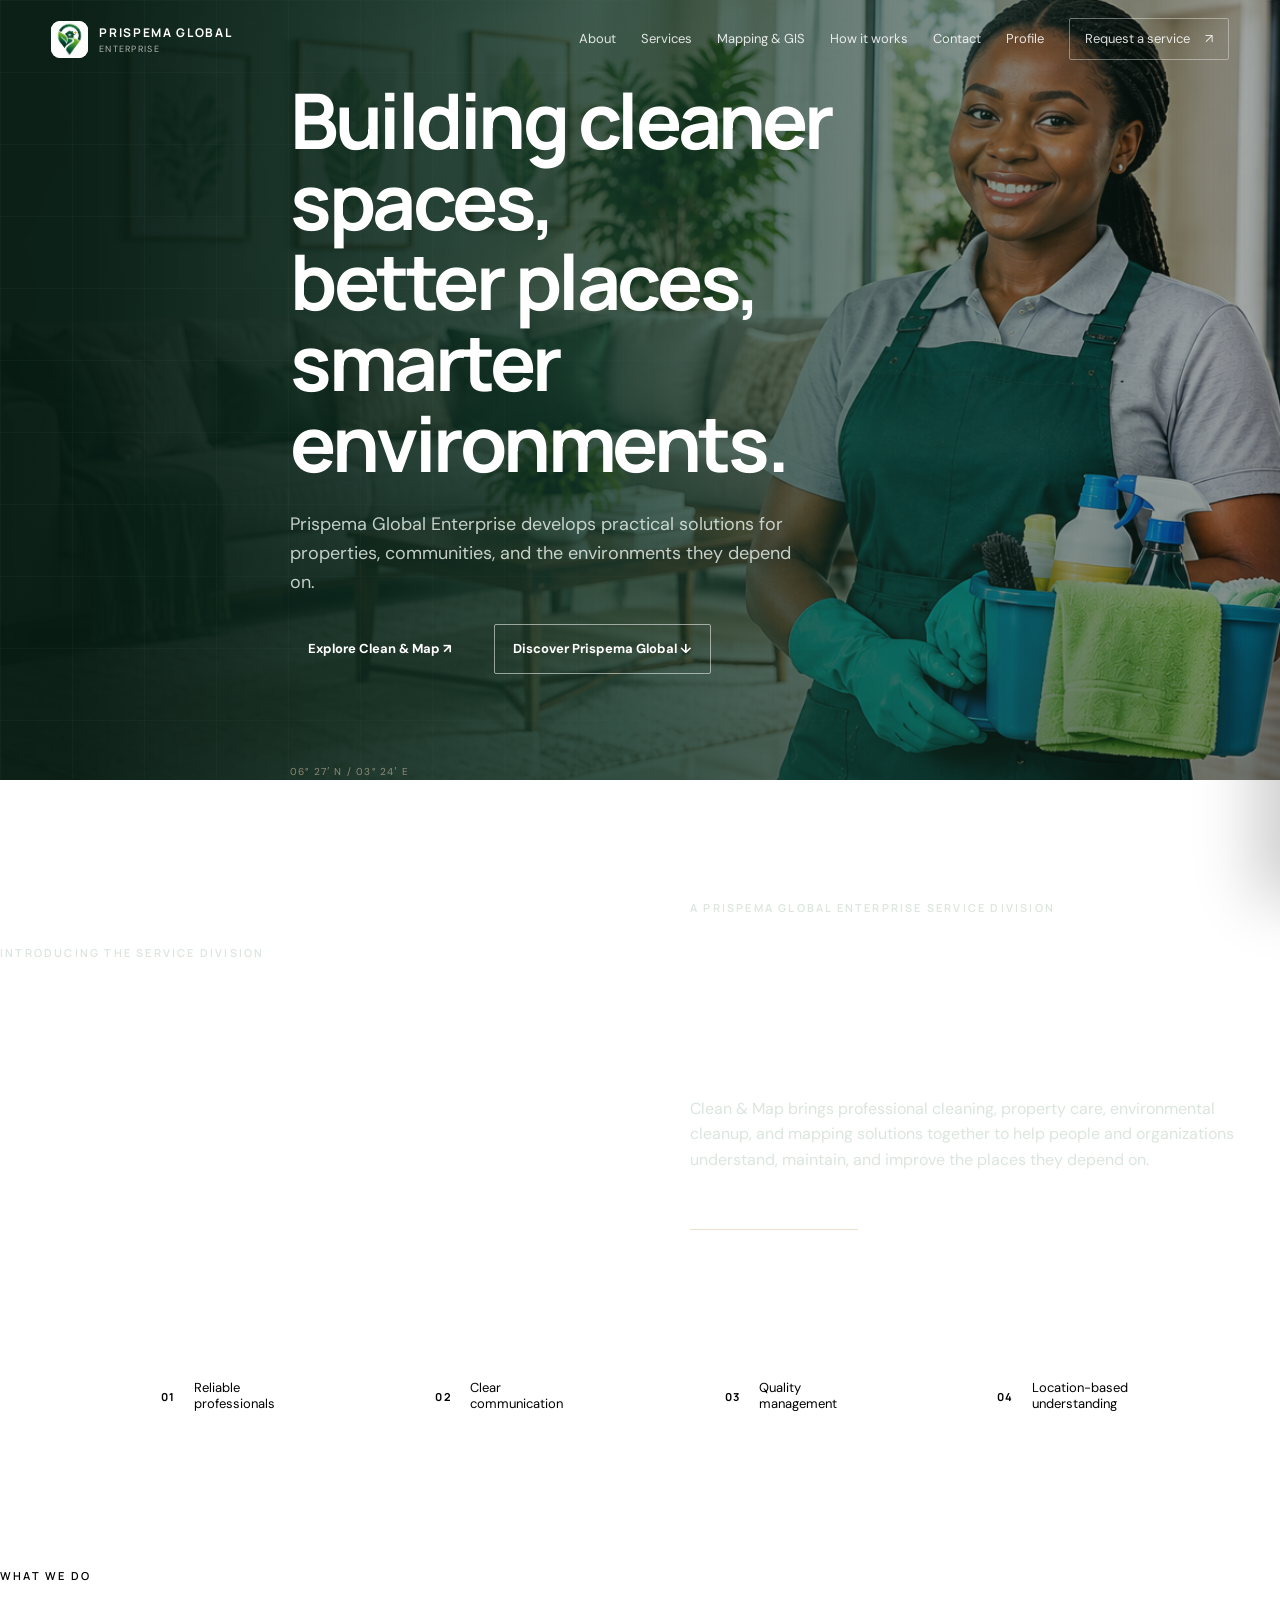
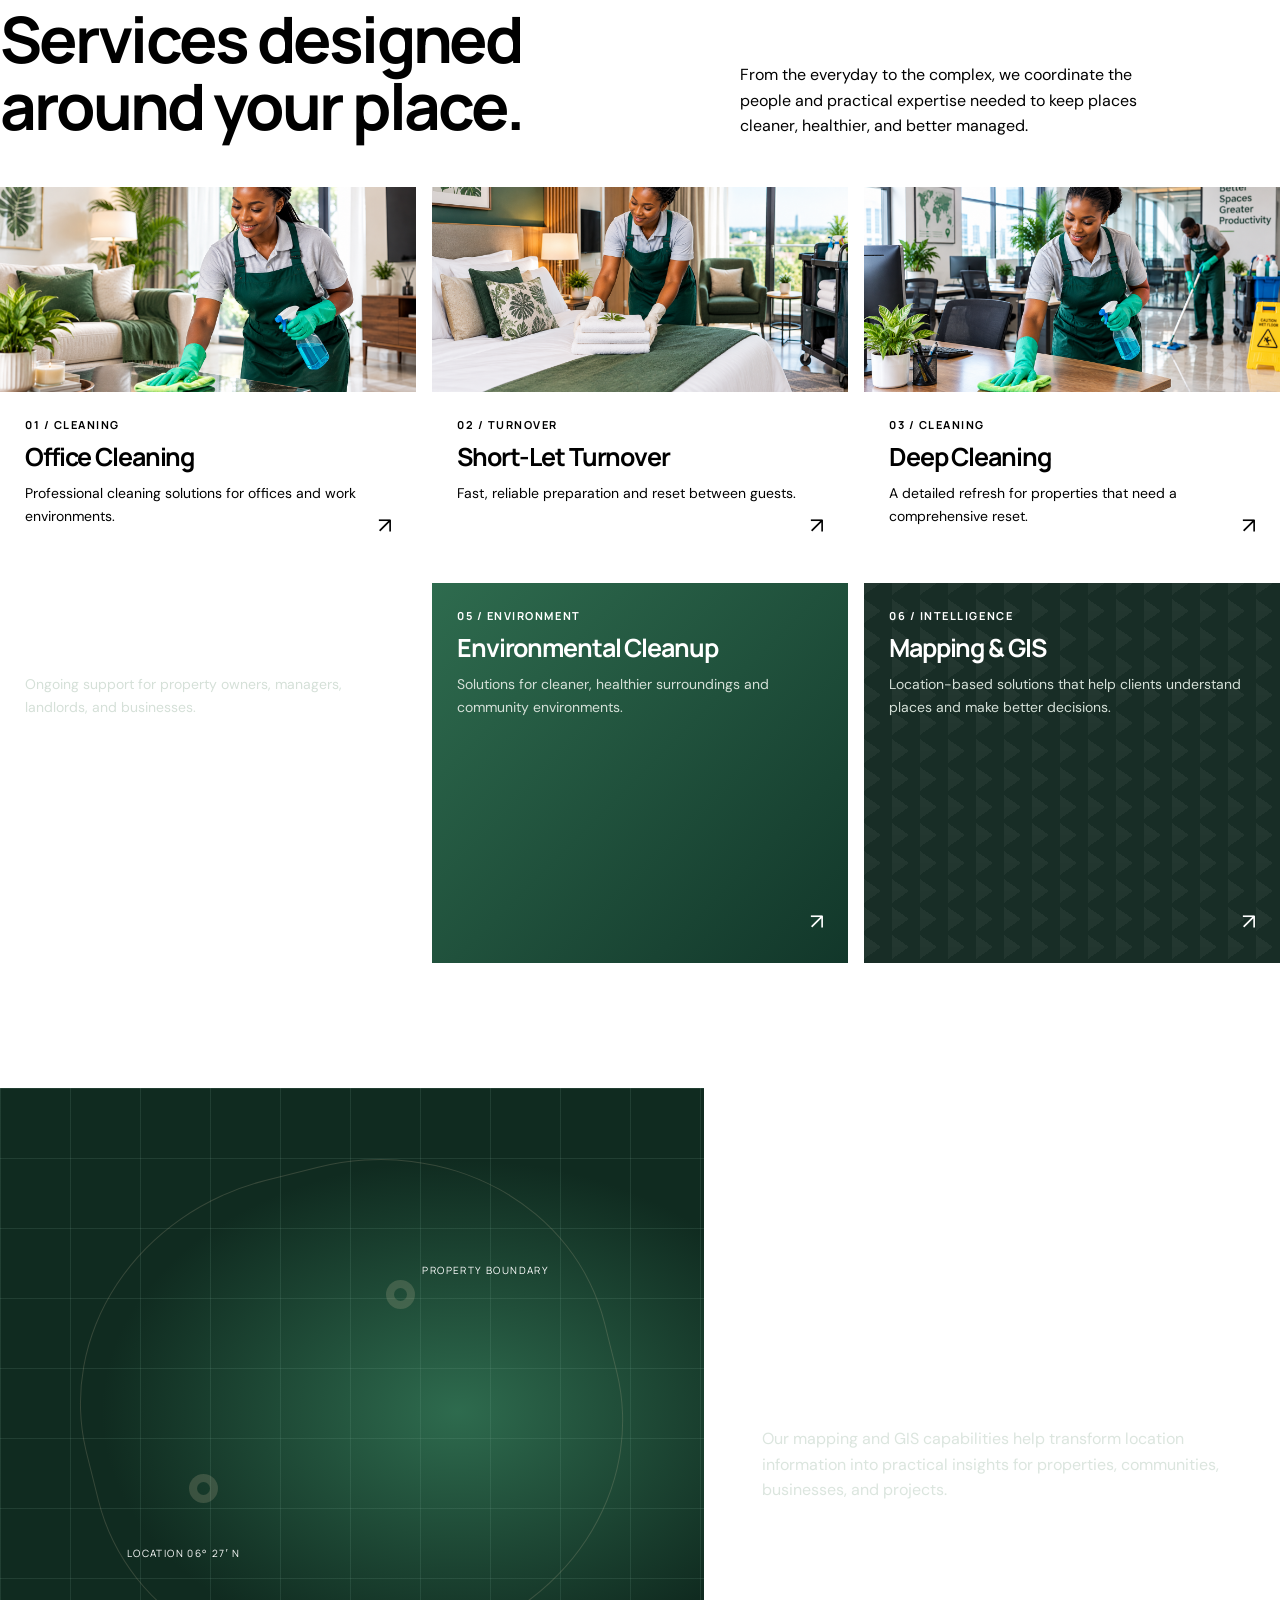
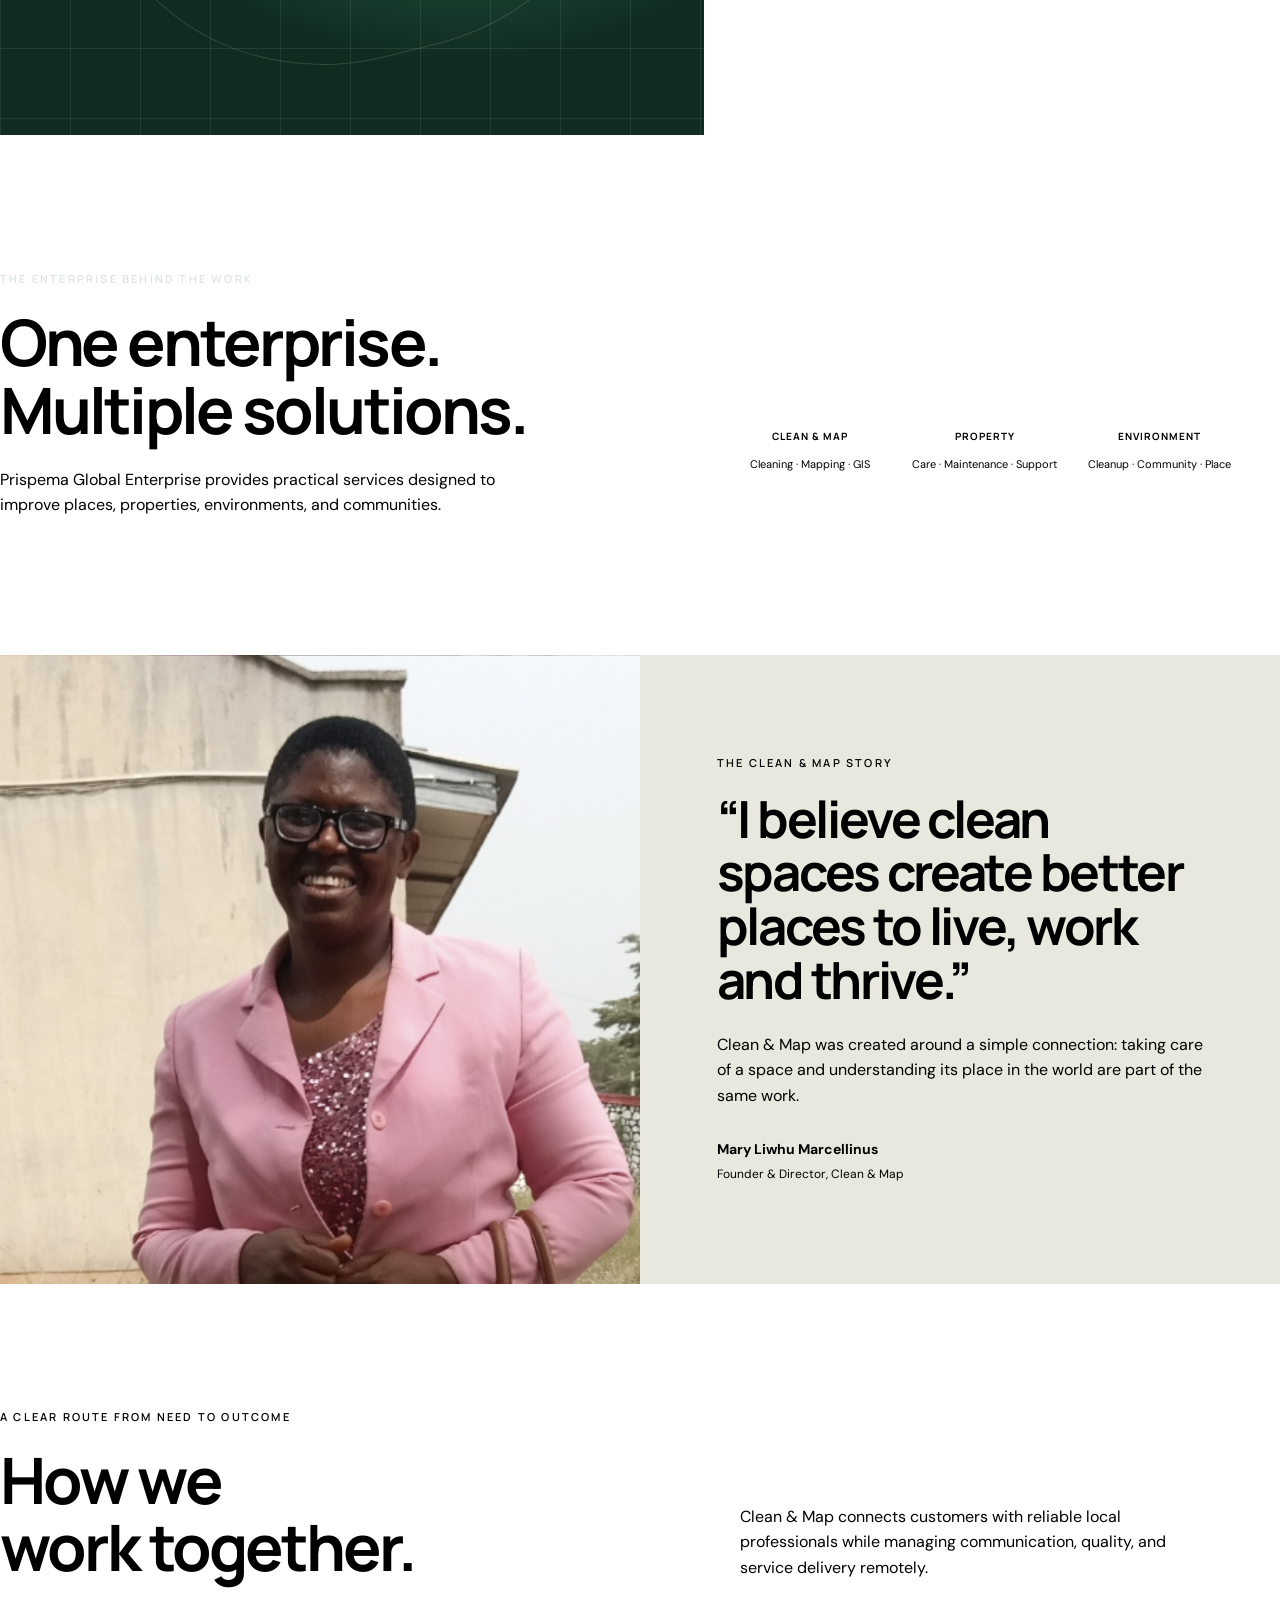
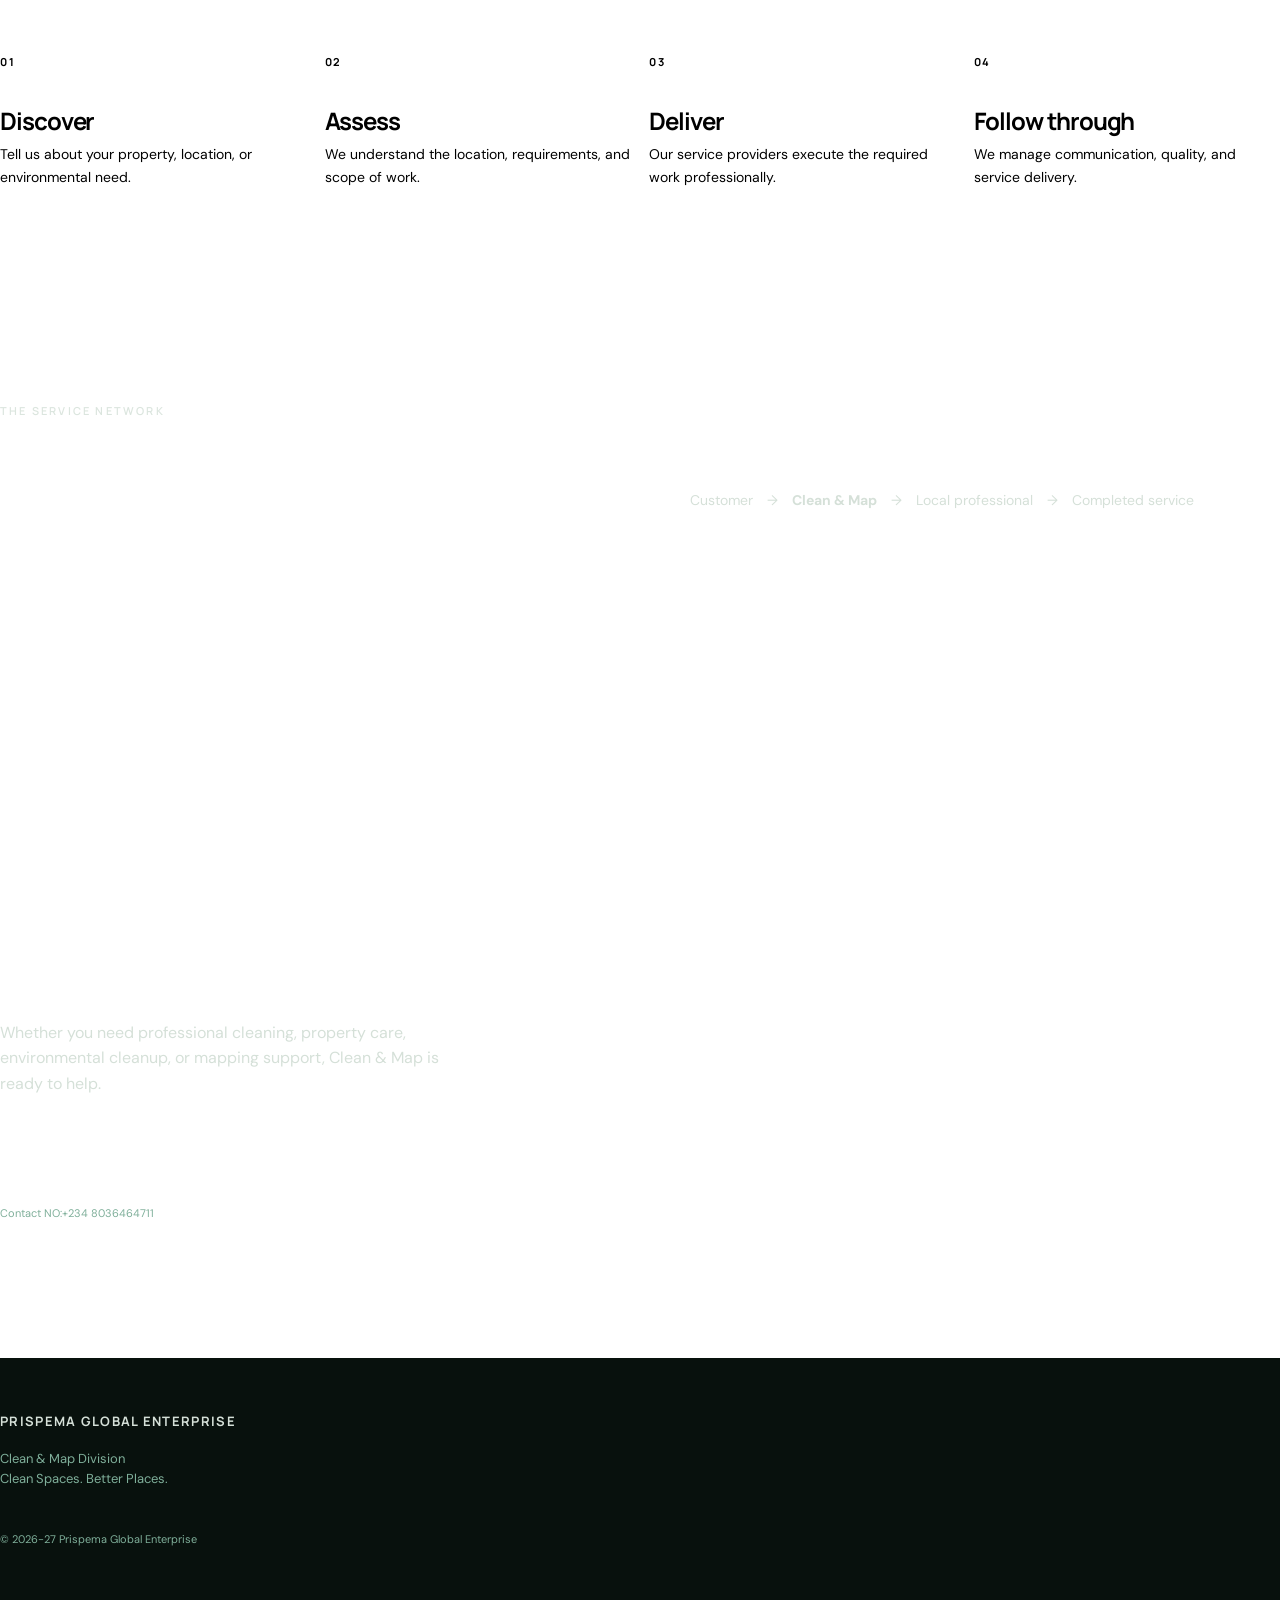
<file: Clean and Map/Index.html>
<!doctype html>
<html lang="en">
  <head>
    <meta charset="UTF-8" />
    <meta name="viewport" content="width=device-width, initial-scale=1" />
    <meta
      name="description"
      content="Clean & Map is the specialized service division of Prispema Global Enterprise, delivering cleaning, property care, environmental cleanup, and mapping support."
    />
    <title>Prispema Global Enterprise | Clean & Map Division</title>
    <link rel="preconnect" href="https://fonts.googleapis.com" />
    <link rel="preconnect" href="https://fonts.gstatic.com" crossorigin />
    <link
      href="https://fonts.googleapis.com/css2?family=DM+Sans:wght@400;500;600;700&family=Manrope:wght@500;600;700;800&display=swap"
      rel="stylesheet"
    />
    <link rel="stylesheet" href="styles.css" />
  </head>
  <body>
    <header class="site-header" id="top">
      <a class="brand" href="#top"
        ><span class="brand-mark"><img src="Images/logoicon.png" alt="" /></span
        ><span
          ><strong>PRISPEMA GLOBAL</strong><small>ENTERPRISE</small></span
        ></a
      ><button
        class="menu-toggle"
        type="button"
        aria-expanded="false"
        aria-controls="site-nav"
      >
        Menu <span>+</span>
      </button>
      <nav class="site-nav" id="site-nav" aria-label="Primary navigation">
        <a href="#global">About</a><a href="#services">Services</a
        ><a href="#mapping">Mapping &amp; GIS</a
        ><a href="#process">How it works</a><a href="#contact">Contact</a
        ><a href="Portfolio.html">Profile</a
        ><a class="nav-action request-trigger" href="#contact-form"
          >Request a service <span>↗</span></a
        >
      </nav>
    </header>
    <main>
      <section class="hero">
        <div class="hero__bg"></div>
        <div class="hero__overlay"></div>
        <div class="hero__grid"></div>
        <div class="hero__container wrap">
          <div class="hero__content">
            <h1>
              Building cleaner spaces,<br /><span>better places,</span
              ><br />smarter environments.
            </h1>
            <p>
              Prispema Global Enterprise develops practical solutions for
              properties, communities, and the environments they depend on.
            </p>
            <div class="hero__buttons">
              <a href="#clean-map" class="btn btn--primary"
                >Explore Clean &amp; Map ↗</a
              ><a href="#global" class="btn btn--secondary"
                >Discover Prispema Global ↓</a
              >
            </div>
            <small>06° 27′ N / 03° 24′ E</small>
          </div>
        </div>
      </section>
      <section class="division-intro" id="clean-map">
        <div class="wrap intro-grid">
          <div>
            <p class="eyebrow">Introducing the service division</p>
            <h2>CLEAN<br /><span>&amp; MAP</span></h2>
          </div>
          <div>
            <p class="eyebrow">A PRISPEMA GLOBAL ENTERPRISE SERVICE DIVISION</p>
            <h2>Clean Spaces.<br />Better Places.</h2>
            <p>
              Clean &amp; Map brings professional cleaning, property care,
              environmental cleanup, and mapping solutions together to help
              people and organizations understand, maintain, and improve the
              places they depend on.
            </p>
            <a class="text-link" href="#services">Explore our services ↗</a>
          </div>
        </div>
      </section>
      <section class="hero-proofs">
        <div class="proof-box">
          <b>01</b><span>Reliable<br />professionals</span>
        </div>
        <div class="proof-box">
          <b>02</b><span>Clear<br />communication</span>
        </div>
        <div class="proof-box">
          <b>03</b><span>Quality<br />management</span>
        </div>
        <div class="proof-box">
          <b>04</b><span>Location-based<br />understanding</span>
        </div>
      </section>
      <section class="capabilities" id="services">
        <div class="wrap">
          <div class="section-head">
            <div>
              <p class="eyebrow">What we do</p>
              <h2>Services designed<br /><span>around your place.</span></h2>
            </div>
            <p>
              From the everyday to the complex, we coordinate the people and
              practical expertise needed to keep places cleaner, healthier, and
              better managed.
            </p>
          </div>
          <div class="cards">
            <article class="card">
              <div class="card-img home-image"></div>
              <div class="card-body">
                <p class="num">01 / CLEANING</p>
                <h3>Office Cleaning</h3>
                <p>
                  Professional cleaning solutions for offices and work
                  environments.
                </p>
                <span class="arrow">↗</span>
              </div>
            </article>
            <article class="card">
              <div class="card-img turnover-image"></div>
              <div class="card-body">
                <p class="num">02 / TURNOVER</p>
                <h3>Short-Let Turnover</h3>
                <p>Fast, reliable preparation and reset between guests.</p>
                <span class="arrow">↗</span>
              </div>
            </article>
            <article class="card">
              <div class="card-img office-image"></div>
              <div class="card-body">
                <p class="num">03 / CLEANING</p>
                <h3>Deep Cleaning</h3>
                <p>
                  A detailed refresh for properties that need a comprehensive
                  reset.
                </p>
                <span class="arrow">↗</span>
              </div>
            </article>
            <article class="card card-dark">
              <div class="card-body">
                <p class="num">04 / PROPERTY CARE</p>
                <h3>Property Care</h3>
                <p>
                  Ongoing support for property owners, managers, landlords, and
                  businesses.
                </p>
                <span class="arrow">↗</span>
              </div>
            </article>
            <article class="card card-environment">
              <div class="card-body">
                <p class="num">05 / ENVIRONMENT</p>
                <h3>Environmental Cleanup</h3>
                <p>
                  Solutions for cleaner, healthier surroundings and community
                  environments.
                </p>
                <span class="arrow">↗</span>
              </div>
            </article>
            <article class="card card-map">
              <div class="card-body">
                <p class="num">06 / INTELLIGENCE</p>
                <h3>Mapping &amp; GIS</h3>
                <p>
                  Location-based solutions that help clients understand places
                  and make better decisions.
                </p>
                <span class="arrow">↗</span>
              </div>
            </article>
          </div>
        </div>
      </section>
      <section class="mapping" id="mapping">
        <div class="map-art">
          <span class="map-label label-one">PROPERTY BOUNDARY</span
          ><span class="map-label label-two">LOCATION 06° 27′ N</span
          ><i class="map-pin pin-one"></i><i class="map-pin pin-two"></i
          ><i class="map-route"></i>
        </div>
        <div class="mapping-copy">
          <p class="eyebrow">The Clean &amp; Map difference</p>
          <h2>See places<br /><span>differently.</span></h2>
          <strong>From physical spaces to geographic intelligence.</strong>
          <p>
            Our mapping and GIS capabilities help transform location information
            into practical insights for properties, communities, businesses, and
            projects.
          </p>
          <div class="mapping-sequence">
            MAP <i>→</i> PLACE <i>→</i> PROPERTY <i>→</i> SERVICE
          </div>
          <a class="btn btn--primary" href="#contact"
            >Explore mapping services ↗</a
          >
        </div>
      </section>
      <section class="global" id="global">
        <div class="wrap intro-grid">
          <div>
            <p class="eyebrow">The enterprise behind the work</p>
            <h2>One enterprise.<br /><span>Multiple solutions.</span></h2>
            <p>
              Prispema Global Enterprise provides practical services designed to
              improve places, properties, environments, and communities.
            </p>
          </div>
          <div class="ecosystem">
            <b>PRISPEMA GLOBAL<small>ENTERPRISE</small></b>
            <div class="ecosystem-nodes">
              <span>CLEAN &amp; MAP</span><span>PROPERTY</span
              ><span>ENVIRONMENT</span>
            </div>
            <div class="ecosystem-list">
              <span>Cleaning · Mapping · GIS</span
              ><span>Care · Maintenance · Support</span
              ><span>Cleanup · Community · Place</span>
            </div>
          </div>
        </div>
      </section>
      <section class="founder">
        <div class="founder-photo"></div>
        <div class="founder-copy">
          <p class="eyebrow">The Clean &amp; Map story</p>
          <h2>
            “I believe clean spaces create better places to live, work and
            thrive.”
          </h2>
          <p>
            Clean &amp; Map was created around a simple connection: taking care
            of a space and understanding its place in the world are part of the
            same work.
          </p>
          <strong>Mary Liwhu Marcellinus</strong
          ><small>Founder &amp; Director, Clean &amp; Map</small>
        </div>
      </section>
      <section class="process" id="process">
        <div class="wrap">
          <div class="section-head">
            <div>
              <p class="eyebrow">A clear route from need to outcome</p>
              <h2>How we<br /><span>work together.</span></h2>
            </div>
            <p>
              Clean &amp; Map connects customers with reliable local
              professionals while managing communication, quality, and service
              delivery remotely.
            </p>
          </div>
          <div class="process-grid">
            <div>
              <b>01</b>
              <h3>Discover</h3>
              <p>
                Tell us about your property, location, or environmental need.
              </p>
            </div>
            <div>
              <b>02</b>
              <h3>Assess</h3>
              <p>
                We understand the location, requirements, and scope of work.
              </p>
            </div>
            <div>
              <b>03</b>
              <h3>Deliver</h3>
              <p>
                Our service providers execute the required work professionally.
              </p>
            </div>
            <div>
              <b>04</b>
              <h3>Follow through</h3>
              <p>We manage communication, quality, and service delivery.</p>
            </div>
          </div>
        </div>
      </section>
      <section class="network">
        <div class="wrap intro-grid">
          <div>
            <p class="eyebrow">The service network</p>
            <h2>Local professionals.<br /><span>Managed for you.</span></h2>
          </div>
          <div class="network-flow">
            Customer <i>→</i> <b>Clean &amp; Map</b> <i>→</i> Local professional
            <i>→</i> Completed service
          </div>
        </div>
      </section>
      <section class="final-cta" id="contact">
        <div class="wrap">
          <p class="eyebrow">Start a conversation</p>
          <h2>Let's make<br /><span>your place better.</span></h2>
          <p>
            Whether you need professional cleaning, property care, environmental
            cleanup, or mapping support, Clean &amp; Map is ready to help.
          </p>
          <a class="btn btn--primary request-trigger" href="#contact-form"
            >Request a service ↗</a
          ><small
            >     Contact NO:+234 8036464711</small
          >
        </div>
      </section>
    </main>
    <footer class="site-footer">
      <div class="wrap">
        <strong>PRISPEMA GLOBAL ENTERPRISE</strong>
        <p>Clean &amp; Map Division<br />Clean Spaces. Better Places.</p>
        <span>© 2026-27 Prispema Global Enterprise</span>
      </div>
    </footer>
    <div class="form-backdrop" id="form-backdrop"></div>
    <aside
      class="contact-drawer"
      id="contact-form"
      aria-hidden="true"
      aria-labelledby="form-title"
    >
      <button
        class="drawer-close"
        type="button"
        aria-label="Close contact form"
      >
        ×
      </button>
      <p class="eyebrow">Clean &amp; Map</p>
      <h2 id="form-title">Tell us about<br /><span>your place.</span></h2>
      <p class="drawer-intro">
        Share a few details and we will understand the right next step.
      </p>
      <form
        action="/contact"
        method="post"
        enctype="text/plain"
      >
        <label for="service">What do you need?</label
        ><select id="service" name="service" required>
          <option value="">Select a service</option>
          <option>Office Cleaning</option>
          <option>Short-Let Turnover</option>
          <option>Deep Cleaning</option>
          <option>Property Care</option>
          <option>Environmental Cleanup</option>
          <option>Mapping &amp; GIS</option></select
        ><label for="country">Participant's country</label
        ><select id="country" name="country" required>
          <option value="">Select your country</option></select
        ><label for="name">Your name</label
        ><input
          id="name"
          name="name"
          type="text"
          autocomplete="name"
          required
        /><label for="email">Email address</label
        ><input
          id="email"
          name="email"
          type="email"
          autocomplete="email"
          required
        /><label for="message">How can we help?</label
        ><textarea id="message" name="message" rows="4" required></textarea
        ><button class="btn btn--primary" type="submit">
          Send request <span>↗</span>
        </button>
      </form>
    </aside>
    <script>
      const countries =
        "🇦🇫 Afghanistan|🇦🇱 Albania|🇩🇿 Algeria|🇦🇩 Andorra|🇦🇴 Angola|🇦🇬 Antigua and Barbuda|🇦🇷 Argentina|🇦🇲 Armenia|🇦🇺 Australia|🇦🇹 Austria|🇦🇿 Azerbaijan|🇧🇸 Bahamas|🇧🇭 Bahrain|🇧🇩 Bangladesh|🇧🇧 Barbados|🇧🇾 Belarus|🇧🇪 Belgium|🇧🇿 Belize|🇧🇯 Benin|🇧🇹 Bhutan|🇧🇴 Bolivia|🇧🇦 Bosnia and Herzegovina|🇧🇼 Botswana|🇧🇷 Brazil|🇧🇳 Brunei|🇧🇬 Bulgaria|🇧🇫 Burkina Faso|🇧🇮 Burundi|🇨🇻 Cabo Verde|🇰🇭 Cambodia|🇨🇲 Cameroon|🇨🇦 Canada|🇨🇫 Central African Republic|🇹🇩 Chad|🇨🇱 Chile|🇨🇳 China|🇨🇴 Colombia|🇰🇲 Comoros|🇨🇬 Congo|🇨🇷 Costa Rica|🇨🇮 Cote d’Ivoire|🇭🇷 Croatia|🇨🇺 Cuba|🇨🇾 Cyprus|🇨🇿 Czechia|🇨🇩 Democratic Republic of the Congo|🇩🇰 Denmark|🇩🇯 Djibouti|🇩🇲 Dominica|🇩🇴 Dominican Republic|🇪🇨 Ecuador|🇪🇬 Egypt|🇸🇻 El Salvador|🇬🇶 Equatorial Guinea|🇪🇷 Eritrea|🇪🇪 Estonia|🇸🇿 Eswatini|🇪🇹 Ethiopia|🇫🇯 Fiji|🇫🇮 Finland|🇫🇷 France|🇬🇦 Gabon|🇬🇲 Gambia|🇬🇪 Georgia|🇩🇪 Germany|🇬🇭 Ghana|🇬🇷 Greece|🇬🇩 Grenada|🇬🇹 Guatemala|🇬🇳 Guinea|🇬🇼 Guinea-Bissau|🇬🇾 Guyana|🇭🇹 Haiti|🇭🇳 Honduras|🇭🇺 Hungary|🇮🇸 Iceland|🇮🇳 India|🇮🇩 Indonesia|🇮🇷 Iran|🇮🇶 Iraq|🇮🇪 Ireland|🇮🇱 Israel|🇮🇹 Italy|🇯🇲 Jamaica|🇯🇵 Japan|🇯🇴 Jordan|🇰🇿 Kazakhstan|🇰🇪 Kenya|🇰🇮 Kiribati|🇰🇼 Kuwait|🇰🇬 Kyrgyzstan|🇱🇦 Laos|🇱🇻 Latvia|🇱🇧 Lebanon|🇱🇸 Lesotho|🇱🇷 Liberia|🇱🇾 Libya|🇱🇮 Liechtenstein|🇱🇹 Lithuania|🇱🇺 Luxembourg|🇲🇬 Madagascar|🇲🇼 Malawi|🇲🇾 Malaysia|🇲🇻 Maldives|🇲🇱 Mali|🇲🇹 Malta|🇲🇭 Marshall Islands|🇲🇷 Mauritania|🇲🇺 Mauritius|🇲🇽 Mexico|🇫🇲 Micronesia|🇲🇩 Moldova|🇲🇨 Monaco|🇲🇳 Mongolia|🇲🇪 Montenegro|🇲🇦 Morocco|🇲🇿 Mozambique|🇲🇲 Myanmar|🇳🇦 Namibia|🇳🇷 Nauru|🇳🇵 Nepal|🇳🇱 Netherlands|🇳🇿 New Zealand|🇳🇮 Nicaragua|🇳🇪 Niger|🇳🇬 Nigeria|🇰🇵 North Korea|🇲🇰 North Macedonia|🇳🇴 Norway|🇴🇲 Oman|🇵🇰 Pakistan|🇵🇼 Palau|🇵🇸 Palestine|🇵🇦 Panama|🇵🇬 Papua New Guinea|🇵🇾 Paraguay|🇵🇪 Peru|🇵🇭 Philippines|🇵🇱 Poland|🇵🇹 Portugal|🇶🇦 Qatar|🇷🇴 Romania|🇷🇺 Russia|🇷🇼 Rwanda|🇰🇳 Saint Kitts and Nevis|🇱🇨 Saint Lucia|🇻🇨 Saint Vincent and the Grenadines|🇼🇸 Samoa|🇸🇲 San Marino|🇸🇹 Sao Tome and Principe|🇸🇦 Saudi Arabia|🇸🇳 Senegal|🇷🇸 Serbia|🇸🇨 Seychelles|🇸🇱 Sierra Leone|🇸🇬 Singapore|🇸🇰 Slovakia|🇸🇮 Slovenia|🇸🇧 Solomon Islands|🇸🇴 Somalia|🇿🇦 South Africa|🇰🇷 South Korea|🇸🇸 South Sudan|🇪🇸 Spain|🇱🇰 Sri Lanka|🇸🇩 Sudan|🇸🇷 Suriname|🇸🇪 Sweden|🇨🇭 Switzerland|🇸🇾 Syria|🇹🇯 Tajikistan|🇹🇿 Tanzania|🇹🇭 Thailand|🇹🇱 Timor-Leste|🇹🇬 Togo|🇹🇴 Tonga|🇹🇹 Trinidad and Tobago|🇹🇳 Tunisia|🇹🇷 Türkiye|🇹🇲 Turkmenistan|🇹🇻 Tuvalu|🇺🇬 Uganda|🇺🇦 Ukraine|🇦🇪 United Arab Emirates|🇬🇧 United Kingdom|🇺🇸 United States|🇺🇾 Uruguay|🇺🇿 Uzbekistan|🇻🇺 Vanuatu|🇻🇦 Vatican City|🇻🇪 Venezuela|🇻🇳 Vietnam|🇾🇪 Yemen|🇿🇲 Zambia|🇿🇼 Zimbabwe".split(
          "|",
        );
      const countrySelect = document.querySelector("#country");
      countries.forEach((country) => {
        const option = document.createElement("option");
        option.textContent = country;
        option.value = country;
        countrySelect.appendChild(option);
      });
      const menu = document.querySelector(".menu-toggle"),
        nav = document.querySelector(".site-nav"),
        drawer = document.querySelector(".contact-drawer"),
        backdrop = document.querySelector(".form-backdrop");
      const closeDrawer = () => {
        drawer.classList.remove("open");
        backdrop.classList.remove("open");
        drawer.setAttribute("aria-hidden", "true");
        document.body.classList.remove("drawer-open");
      };
      const openDrawer = (event) => {
        event.preventDefault();
        nav.classList.remove("open");
        drawer.classList.add("open");
        backdrop.classList.add("open");
        drawer.setAttribute("aria-hidden", "false");
        document.body.classList.add("drawer-open");
        drawer.querySelector("input").focus();
      };
      menu.addEventListener("click", () => {
        const open = nav.classList.toggle("open");
        menu.setAttribute("aria-expanded", open);
      });
      nav
        .querySelectorAll("a")
        .forEach((link) =>
          link.addEventListener("click", () => nav.classList.remove("open")),
        );
      document
        .querySelectorAll(".request-trigger")
        .forEach((link) => link.addEventListener("click", openDrawer));
      document
        .querySelector(".drawer-close")
        .addEventListener("click", closeDrawer);
      backdrop.addEventListener("click", closeDrawer);
      document.addEventListener("keydown", (event) => {
        if (event.key === "Escape") closeDrawer();
      });
    </script>
  </body>
</html>
</file>
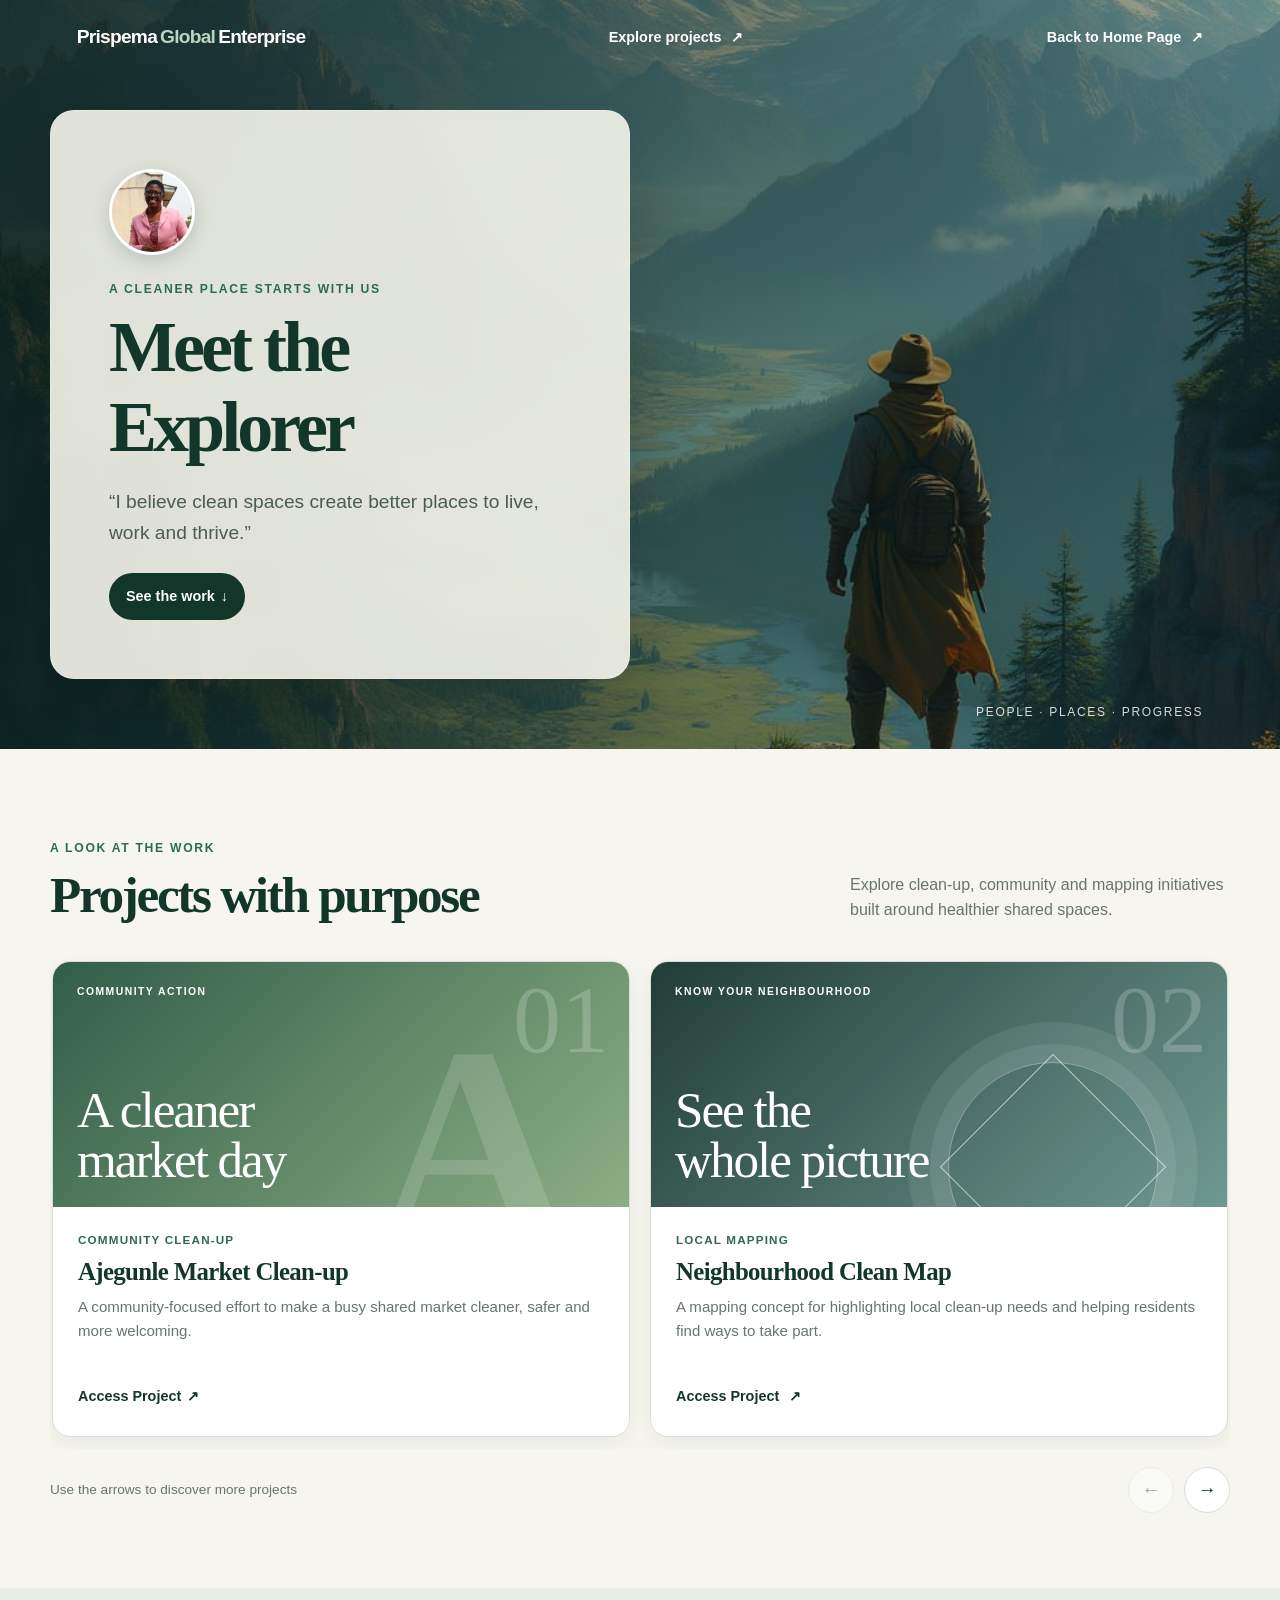
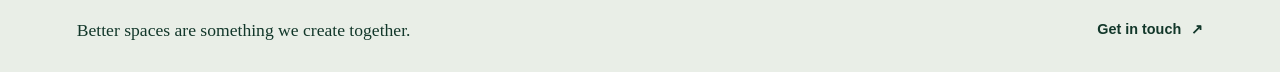
<file: Clean and Map/Portfolio.html>
<!doctype html>
<html lang="en">
  <head>
    <meta charset="UTF-8" />
    <meta name="viewport" content="width=device-width, initial-scale=1" />
    <meta name="theme-color" content="#12372a" />
    <title>Portfolio | Clean and Map</title>
    <link rel="stylesheet" href="styles/portfolio.css" />
  </head>
  <body>
    <header class="site-header">
      <a class="brand" href="#" aria-label="Clean and Map home">Prispema<span>Global</span>Enterprise</a>
      <a class="header-link" href="#projects">Explore projects <span aria-hidden="true">↗</span></a>
      <a class="header-link" href="./">Back to Home Page <span aria-hidden="true">↗</span></a>
    </header>

    <main>
      <section class="hero" aria-labelledby="hero-title">
        <img class="bg-image" src="Images/explorer.jpg" alt="" />
        <div class="hero-content">
          <div class="profile-card">
            <div class="portfolio-pic">
              <img src="Images/Leader.jpg" alt="The person behind Clean and Map" />
            </div>
            <p class="eyebrow">A cleaner place starts with us</p>
            <h1 id="hero-title">Meet the Explorer</h1>
            <p class="hero-quote">“I believe clean spaces create better places to live, work and thrive.”</p>
            <a class="primary-link" href="#projects">See the work <span aria-hidden="true">↓</span></a>
          </div>
        </div>
        <span class="hero-label">People · Places · Progress</span>
      </section>

      <section class="projects-section" id="projects" aria-labelledby="projects-title">
        <div class="section-heading">
          <div>
            <p class="eyebrow">A look at the work</p>
            <h2 id="projects-title">Projects with purpose</h2>
          </div>
          <p class="section-intro">Explore clean-up, community and mapping initiatives built around healthier shared spaces.</p>
        </div>

        <div class="carousel">
          <div class="carousel-viewport">
            <div class="project-cards" id="project-track">
              <article class="project-card">
                <div class="project-art art-market" aria-hidden="true">
                  <span class="art-kicker">COMMUNITY ACTION</span>
                  <span class="art-number">01</span>
                  <span class="art-title">A cleaner<br />market day</span>
                  <span class="art-mark">A</span>
                </div>
                <div class="project-info">
                  <p class="project-type">Community clean-up</p>
                  <h3>Ajegunle Market Clean-up</h3>
                  <p>A community-focused effort to make a busy shared market cleaner, safer and more welcoming.</p>
                  <a class="project-link" href="https://drive.google.com/drive/folders/1x34FlNGhNf_RxlfTGjMAHcN5XgLftnu8?usp=drive_link">Access Project<span aria-hidden="true">↗</span></a>
                </div>
              </article>

              <article class="project-card">
                <div class="project-art art-map" aria-hidden="true">
                  <span class="art-kicker">KNOW YOUR NEIGHBOURHOOD</span>
                  <span class="art-number">02</span>
                  <span class="art-title">See the<br />whole picture</span>
                  <span class="map-lines"></span>
                </div>
                <div class="project-info">
                  <p class="project-type">Local mapping</p>
                  <h3>Neighbourhood Clean Map</h3>
                  <p>A mapping concept for highlighting local clean-up needs and helping residents find ways to take part.</p>
                  <a class="project-link" href="https://drive.google.com/file/d/1bbWF5or90zLzfGOWD1rBbRCyxvCN2MS4/view?usp=drive_link">Access Project <span aria-hidden="true">↗</span></a>
                </div>
              </article>

              <article class="project-card">
                <div class="project-art art-green" aria-hidden="true">
                  <span class="art-kicker">MAKE ROOM TO GROW</span>
                  <span class="art-number">03</span>
                  <span class="art-title">Greener<br />shared spaces</span>
                  <span class="leaf-shape"></span>
                </div>
                <div class="project-info">
                  <p class="project-type">Public spaces</p>
                  <h3>Green Corners Initiative</h3>
                  <p>An idea for bringing neighbours together to care for small green spaces around their community.</p>
                  <a class="project-link" href="#contact">Access Project <span aria-hidden="true">↗</span></a>
                </div>
              </article>

              <article class="project-card">
                <div class="project-art art-awareness" aria-hidden="true">
                  <span class="art-kicker">SMALL HABITS, BIG CHANGE</span>
                  <span class="art-number">04</span>
                  <span class="art-title">Rethink<br />what we waste</span>
                  <span class="circle-mark">↻</span>
                </div>
                <div class="project-info">
                  <p class="project-type">Awareness campaign</p>
                  <h3>Waste-Wise Community</h3>
                  <p>A community awareness concept encouraging thoughtful waste habits and shared responsibility.</p>
                  <a class="project-link" href="https://drive.google.com/drive/folders/1MDhIGzM_A4XluCjvuOjplKu38_TfOJsT?usp=drive_link">Access Project <span aria-hidden="true">↗</span></a>
                </div>
              </article>
            </div>
          </div>

          <div class="carousel-controls">
            <p class="carousel-hint">Use the arrows to discover more projects</p>
            <div class="carousel-buttons">
              <button class="carousel-button" id="previous-project" type="button" aria-label="Previous projects" disabled>
                <span aria-hidden="true">←</span>
              </button>
              <button class="carousel-button" id="next-project" type="button" aria-label="Next projects">
                <span aria-hidden="true">→</span>
              </button>
            </div>
          </div>
        </div>
      </section>

      <footer class="site-footer" id="contact">
        <p>Better spaces are something we create together.</p>
        <a href="mailto:hello@cleanandmap.com">Get in touch <span aria-hidden="true">↗</span></a>
      </footer>
    </main>

    <script>
      const track = document.querySelector("#project-track");
      const cards = [...track.querySelectorAll(".project-card")];
      const previousButton = document.querySelector("#previous-project");
      const nextButton = document.querySelector("#next-project");
      let currentIndex = 0;

      function updateCarousel() {
        const cardWidth = cards[0].getBoundingClientRect().width;
        const styles = getComputedStyle(track);
        const gap = parseFloat(styles.columnGap) || 0;
        const viewport = track.parentElement.getBoundingClientRect().width;
        const visibleCount = Math.max(1, Math.round((viewport + gap) / (cardWidth + gap)));
        const maxIndex = Math.max(0, cards.length - visibleCount);

        currentIndex = Math.min(currentIndex, maxIndex);
        track.style.transform = `translateX(-${currentIndex * (cardWidth + gap)}px)`;
        previousButton.disabled = currentIndex === 0;
        nextButton.disabled = currentIndex >= maxIndex;
      }

      previousButton.addEventListener("click", () => {
        currentIndex = Math.max(0, currentIndex - 1);
        updateCarousel();
      });

      nextButton.addEventListener("click", () => {
        currentIndex += 1;
        updateCarousel();
      });

      window.addEventListener("resize", updateCarousel);
      updateCarousel();
    </script>
  </body>
</html>
</file>
<file: Clean and Map/styles.css>
.form-backdrop {
  position: fixed;
  inset: 0;
  z-index: 20;
  background: #06130dcc;
  opacity: 0;
  pointer-events: none;
  transition: opacity 0.3s ease;
}
.form-backdrop.open {
  opacity: 1;
  pointer-events: auto;
}
.contact-drawer {
  position: fixed;
  z-index: 21;
  right: 0;
  top: 0;
  width: min(520px, 100%);
  height: 100vh;
  overflow-y: auto;
  padding: 88px 50px 45px;
  background: var(--paper);
  color: var(--ink);
  transform: translateX(100%);
  transition: transform 0.4s cubic-bezier(0.22, 0.61, 0.36, 1);
  box-shadow: -24px 0 60px #0003;
}
.contact-drawer.open {
  transform: translateX(0);
}
.drawer-close {
  position: absolute;
  right: 25px;
  top: 22px;
  width: 42px;
  height: 42px;
  border: 1px solid var(--line);
  background: transparent;
  color: var(--ink);
  font-size: 28px;
  line-height: 1;
  cursor: pointer;
}
.contact-drawer h2 {
  font-size: clamp(38px, 5vw, 58px);
  margin-bottom: 18px;
}
.contact-drawer h2 span {
  color: var(--green);
}
.drawer-intro {
  color: var(--muted);
  margin-bottom: 30px;
}
.contact-drawer form {
  display: grid;
  gap: 9px;
}
.contact-drawer label {
  font:
    700 11px Manrope,
    sans-serif;
  letter-spacing: 0.08em;
  text-transform: uppercase;
  margin-top: 9px;
}
.contact-drawer input,
.contact-drawer select,
.contact-drawer textarea {
  width: 100%;
  border: 1px solid var(--line);
  border-radius: 0;
  background: #fff;
  color: var(--ink);
  padding: 13px 14px;
  font: inherit;
  outline: none;
}
.contact-drawer input:focus,
.contact-drawer select:focus,
.contact-drawer textarea:focus {
  border-color: var(--green);
  box-shadow: 0 0 0 3px #2e6b4e18;
}
.contact-drawer textarea {
  resize: vertical;
}
.contact-drawer form .btn {
  justify-content: center;
  margin-top: 18px;
  cursor: pointer;
}
body.drawer-open {
  overflow: hidden;
}
@media (max-width: 520px) {
  .contact-drawer {
    padding: 78px 25px 35px;
  }
  .drawer-close {
    right: 18px;
    top: 16px;
  }
}

* {
  box-sizing: border-box;
  margin: 0;
}
html {
  scroll-behavior: smooth;
}
body {
  font-family: "DM Sans", sans-serif;
  color: var(--ink);
  background: var(--paper);
  font-size: 16px;
  line-height: 1.6;
  overflow-x: hidden;
}
a {
  color: inherit;
  text-decoration: none;
}
img {
  display: block;
  max-width: 100%;
}
.wrap {
  width: min(var(--max), calc(100% - 80px));
  margin: auto;
}
.site-header {
  height: 78px;
  position: fixed;
  z-index: 10;
  top: 0;
  left: 0;
  right: 0;
  display: flex;
  align-items: center;
  justify-content: space-between;
  padding: 0 4%;
  color: #fff;
  transition: 0.3s;
}
.site-header:has(+ main .division-intro) {
}
.brand {
  display: flex;
  gap: 11px;
  align-items: center;
  color: inherit;
}
.brand-mark {
  width: 37px;
  height: 37px;
  border-radius: 9px;
  background: #fff;
  display: grid;
  place-items: center;
  overflow: hidden;
}
.brand-mark img {
  width: 100%;
  height: 100%;
  object-fit: contain;
}
.brand strong,
.brand small {
  display: block;
  line-height: 1.1;
  letter-spacing: 0.14em;
}
.brand strong {
  font:
    700 12px Manrope,
    sans-serif;
}
.brand small {
  font-size: 9px;
  opacity: 0.68;
  margin-top: 4px;
}
.site-nav {
  display: flex;
  align-items: center;
  gap: 25px;
  font-size: 13px;
}
.site-nav a {
  opacity: 0.86;
}
.site-nav a:hover {
  opacity: 1;
  color: var(--sand);
}
.nav-action {
  border: 1px solid #ffffff75;
  padding: 10px 15px;
  border-radius: 2px;
}
.nav-action span,
.btn span {
  margin-left: 12px;
}
.menu-toggle {
  display: none;
  background: none;
  border: 1px solid #ffffff66;
  color: #fff;
  padding: 9px 12px;
  font: inherit;
}
.hero {
  min-height: 760px;
  position: relative;
  display: flex;
  align-items: center;
  overflow: hidden;
  background: var(--dark);
  color: #fff;
}
.hero__bg {
  position: absolute;
  inset: -3%;
  background: url("Images/Hero.png") center/cover;
  animation: zoom 16s ease-in-out infinite alternate;
}
.hero__overlay {
  position: absolute;
  inset: 0;
  background:
    linear-gradient(90deg, #071c14f5 5%, #12372acc 48%, #0b17124d),
    linear-gradient(0deg, #0b171244, #0b171200 55%);
}
.hero__grid {
  position: absolute;
  inset: 0;
  opacity: 0.28;
  background-image:
    linear-gradient(#b4d6c722 1px, transparent 1px),
    linear-gradient(90deg, #b4d6c722 1px, transparent 1px);
  background-size: 72px 72px;
  mask-image: linear-gradient(90deg, #000, transparent 80%);
  animation: drift 20s linear infinite;
}
.hero__container {
  position: relative;
  z-index: 1;
}
.hero__content {
  max-width: 700px;
  margin-top: 5rem;
}
.hero__eyebrow,
.eyebrow {
  display: block;
  color: var(--sand);
  font:
    600 11px Manrope,
    sans-serif;
  letter-spacing: 0.2em;
  text-transform: uppercase;
  margin-bottom: 22px;
}
.hero h1,
h2,
h3 {
  font-family: Manrope, sans-serif;
  line-height: 1.05;
  letter-spacing: -0.045em;
}
.hero h1 {
  font-size: clamp(44px, 6vw, 84px);
  font-weight: 700;
}
.hero h1 span,
h2 span {
  color: var(--mint);
}
.hero p {
  max-width: 520px;
  color: #e2ebe5d9;
  font-size: 18px;
  margin: 27px 0;
}
.hero__buttons {
  display: flex;
  align-items: center;
  gap: 25px;
  flex-wrap: wrap;
}
.btn {
  display: inline-flex;
  align-items: center;
  padding: 14px 18px;
  border: 0;
  border-radius: 2px;
  font-weight: 700;
  font-size: 13px;
  transition: 0.25s;
}
.btn:hover {
  transform: translateY(-3px);
}
.btn--primary {
  background: var(--sand);
  color: var(--forest);
}
.btn--secondary {
  border: 1px solid #ffffff88;
  color: #fff;
}
.hero small {
  display: block;
  margin-top: 90px;
  color: #d8c3a599;
  letter-spacing: 0.12em;
  font-size: 10px;
}
.division-intro,
.global {
  padding: 120px 0;
  background: var(--forest);
  color: #fff;
}
.intro-grid {
  display: grid;
  grid-template-columns: 1fr 1fr;
  gap: 100px;
  align-items: center;
}
.intro-grid h2 {
  font-size: clamp(38px, 5vw, 68px);
  margin: 8px 0 24px;
}
.intro-grid p {
  max-width: 550px;
  color: #d5e0d8d9;
}
.division-intro .intro-grid > div:first-child h2 {
  font-size: clamp(55px, 8vw, 125px);
  line-height: 0.88;
}
.text-link {
  display: inline-block;
  color: var(--sand);
  margin-top: 25px;
  border-bottom: 1px solid #d8c3a580;
  padding-bottom: 6px;
  font-weight: 600;
}
.hero-proofs {
  display: grid;
  grid-template-columns: repeat(4, 1fr);
  padding: 30px 6%;
  border-bottom: 1px solid var(--line);
  background: #fff;
}
.proof-box {
  display: flex;
  gap: 18px;
  align-items: center;
  justify-content: center;
  border-right: 1px solid var(--line);
  font-size: 13px;
  line-height: 1.25;
}
.proof-box:last-child {
  border: 0;
}
.proof-box b,
.num,
.process-grid b {
  color: var(--green);
  font:
    700 11px Manrope,
    sans-serif;
  letter-spacing: 0.14em;
}
.capabilities,
.process {
  padding: 125px 0;
}
.section-head {
  display: grid;
  grid-template-columns: 1.1fr 0.9fr;
  gap: 80px;
  align-items: end;
  margin-bottom: 48px;
}
.section-head h2 {
  font-size: clamp(40px, 5vw, 72px);
}
.section-head > p {
  max-width: 430px;
  color: var(--muted);
}
.cards {
  display: grid;
  grid-template-columns: repeat(3, 1fr);
  gap: 16px;
}
.card {
  min-height: 380px;
  background: #fff;
  border: 1px solid var(--line);
  position: relative;
  overflow: hidden;
  transition: 0.3s;
}
.card:hover {
  transform: translateY(-5px);
  box-shadow: 0 18px 35px #12372a18;
}
.card-img {
  height: 205px;
  background-size: cover;
  background-position: center;
}
.home-image {
  background-image: url("Images/Home cleaning.png");
}
.turnover-image {
  background-image: url("Images/Turnover.png");
}
.office-image {
  background-image: url("Images/Office Cleaning.png");
}
.card-body {
  padding: 25px;
}
.card-body h3 {
  font-size: 25px;
  margin: 12px 0;
}
.card-body p:not(.num) {
  color: var(--muted);
  font-size: 14px;
}
.arrow {
  position: absolute;
  right: 24px;
  bottom: 24px;
  color: var(--green);
  font-size: 22px;
}
.card-dark,
.card-environment,
.card-map {
  color: #fff;
}
.card-dark {
  background: var(--forest);
}
.card-environment {
  background: linear-gradient(135deg, #2e6b4e, #12372a);
}
.card-map {
  background: #182d26;
  background-image:
    linear-gradient(145deg, #ffffff0b 25%, transparent 25%),
    linear-gradient(35deg, #ffffff0c 25%, transparent 25%);
  background-size: 28px 28px;
}
.card-dark .card-body p:not(.num),
.card-environment .card-body p:not(.num),
.card-map .card-body p:not(.num) {
  color: #d5e0d8;
}
.card-dark .num,
.card-environment .num,
.card-map .num {
  color: var(--sand);
}
.mapping {
  display: grid;
  grid-template-columns: 1.1fr 0.9fr;
  background: var(--dark);
  color: #fff;
  min-height: 620px;
}
.map-art {
  position: relative;
  overflow: hidden;
  background-color: #102b20;
  background-image:
    linear-gradient(#7faf9a27 1px, transparent 1px),
    linear-gradient(90deg, #7faf9a27 1px, transparent 1px),
    radial-gradient(ellipse at 65% 50%, #2e6b4e, transparent 55%);
  background-size:
    70px 70px,
    70px 70px,
    100% 100%;
}
.map-art:after {
  content: "";
  position: absolute;
  inset: 12%;
  border: 1px solid #d8c3a530;
  transform: rotate(-14deg);
  border-radius: 45%;
  animation: mapmove 10s ease-in-out infinite alternate;
}
.map-pin {
  position: absolute;
  width: 13px;
  height: 13px;
  border-radius: 50%;
  background: var(--sand);
  box-shadow: 0 0 0 8px #d8c3a530;
  z-index: 1;
}
.pin-one {
  top: 31%;
  left: 56%;
}
.pin-two {
  top: 61%;
  left: 28%;
}
.map-route {
  position: absolute;
  width: 55%;
  height: 30%;
  top: 36%;
  left: 24%;
  border: 1px solid var(--sand);
  border-left: 0;
  border-bottom: 0;
  border-radius: 50%;
  transform: rotate(28deg);
}
.map-label {
  position: absolute;
  z-index: 2;
  color: var(--sand);
  font:
    10px Manrope,
    sans-serif;
  letter-spacing: 0.14em;
}
.label-one {
  top: 27%;
  left: 60%;
}
.label-two {
  bottom: 27%;
  left: 18%;
}
.mapping-copy {
  padding: 100px 10%;
  align-self: center;
}
.mapping-copy h2,
.final-cta h2 {
  font-size: clamp(43px, 5vw, 72px);
  margin-bottom: 25px;
}
.mapping-copy strong {
  display: block;
  color: var(--sand);
  font-size: 18px;
  margin-bottom: 13px;
}
.mapping-copy > p:not(.eyebrow) {
  color: #d5e0d8d9;
  max-width: 460px;
}
.mapping-sequence {
  display: flex;
  gap: 12px;
  align-items: center;
  color: var(--mint);
  font:
    700 11px Manrope,
    sans-serif;
  letter-spacing: 0.12em;
  margin: 34px 0;
}
.mapping-sequence i {
  color: var(--sand);
  font-style: normal;
}
.global {
  background: var(--paper);
  color: var(--ink);
}
.global .intro-grid > div > p:not(.eyebrow) {
  color: var(--muted);
}
.ecosystem {
  border: 1px solid var(--line);
  padding: 38px;
  text-align: center;
  min-height: 280px;
}
.ecosystem > b {
  display: inline-block;
  padding: 16px 28px;
  background: var(--forest);
  color: #fff;
  font:
    700 13px Manrope,
    sans-serif;
  letter-spacing: 0.08em;
}
.ecosystem b small {
  display: block;
  font-size: 9px;
  color: var(--sand);
  margin-top: 5px;
}
.ecosystem-nodes,
.ecosystem-list {
  display: grid;
  grid-template-columns: repeat(3, 1fr);
  gap: 10px;
}
.ecosystem-nodes {
  margin-top: 55px;
}
.ecosystem-nodes span {
  padding: 13px 5px;
  border-top: 1px solid var(--green);
  font:
    700 10px Manrope,
    sans-serif;
  letter-spacing: 0.1em;
}
.ecosystem-list {
  font-size: 11px;
  color: var(--muted);
}
.founder {
  display: grid;
  grid-template-columns: 1fr 1fr;
  background: #e9e8df;
}
.founder-photo {
  min-height: 530px;
  background: url("Images/Leader.jpg") center/cover;
  filter: saturate(0.7);
}
.founder-copy {
  padding: 100px 12%;
  align-self: center;
}
.founder-copy h2 {
  font-size: clamp(33px, 4vw, 55px);
  margin-bottom: 25px;
}
.founder-copy > p:not(.eyebrow) {
  color: var(--muted);
  margin-bottom: 30px;
}
.founder-copy strong,
.founder-copy small {
  display: block;
}
.founder-copy strong {
  font-size: 14px;
}
.founder-copy small {
  color: var(--green);
  font-size: 12px;
  margin-top: 4px;
}
.process {
  background: #fff;
}
.process-grid {
  display: grid;
  grid-template-columns: repeat(4, 1fr);
  gap: 18px;
}
.process-grid > div {
  border-top: 1px solid var(--line);
  padding-top: 20px;
}
.process-grid h3 {
  margin: 34px 0 10px;
  font-size: 24px;
}
.process-grid p {
  color: var(--muted);
  font-size: 14px;
}
.network {
  padding: 90px 0;
  background: var(--green);
  color: #fff;
}
.network-flow {
  display: flex;
  flex-wrap: wrap;
  gap: 14px;
  align-items: center;
  color: #d5e0d8;
  font-size: 14px;
}
.network-flow i {
  color: var(--sand);
  font-style: normal;
}
.network-flow b {
  color: var(--sand);
}
.final-cta {
  padding: 135px 0;
  background: var(--dark);
  color: #fff;
}
.final-cta p:not(.eyebrow) {
  max-width: 470px;
  color: #d5e0d8;
  margin: 25px 0;
}
.final-cta small {
  display: block;
  color: #7faf9a;
  margin-top: 35px;
  font-size: 11px;
}
.site-footer {
  padding: 50px 0;
  background: #08110d;
  color: #d5e0d8;
}
.site-footer strong {
  font:
    700 13px Manrope,
    sans-serif;
  letter-spacing: 0.1em;
}
.site-footer p {
  margin: 15px 0 35px;
  color: #7faf9a;
  font-size: 13px;
}
.site-footer span {
  font-size: 11px;
  color: #7faf9a;
}
@keyframes zoom {
  to {
    transform: scale(1.07);
  }
}
@keyframes drift {
  to {
    transform: translate(70px, 20px);
  }
}
@keyframes mapmove {
  to {
    transform: rotate(4deg) scale(1.1);
  }
}
@media (max-width: 850px) {
  .wrap {
    width: min(100% - 40px, 620px);
  }
  .site-header {
    padding: 0 20px;
  }
  .menu-toggle {
    display: block;
  }
  .site-nav {
    display: none;
    position: absolute;
    top: 78px;
    left: 20px;
    right: 20px;
    padding: 20px;
    background: var(--dark);
    border: 1px solid #ffffff22;
    flex-direction: column;
    align-items: stretch;
  }
  .site-nav.open {
    display: flex;
  }
  .nav-action {
    text-align: center;
  }
  .hero {
    min-height: 700px;
  }
  .hero h1 {
    font-size: clamp(40px, 11vw, 63px);
  }
  .hero small {
    margin-top: 60px;
  }
  .hero-proofs {
    grid-template-columns: repeat(2, 1fr);
    gap: 20px;
    padding: 28px 20px;
  }
  .proof-box {
    justify-content: flex-start;
    border: 0;
  }
  .section-head,
  .intro-grid,
  .mapping,
  .founder {
    grid-template-columns: 1fr;
    gap: 45px;
  }
  .division-intro,
  .global,
  .capabilities,
  .process {
    padding: 85px 0;
  }
  .cards {
    grid-template-columns: repeat(2, 1fr);
  }
  .card {
    min-height: 350px;
  }
  .mapping {
    min-height: 0;
  }
  .map-art {
    min-height: 430px;
  }
  .mapping-copy,
  .founder-copy {
    padding: 75px 20px;
  }
  .process-grid {
    grid-template-columns: repeat(2, 1fr);
  }
  .network .intro-grid {
    gap: 35px;
  }
}
@media (max-width: 520px) {
  .hero__buttons {
    align-items: stretch;
    flex-direction: column;
  }
  .hero__buttons .btn {
    justify-content: space-between;
  }
  .hero-proofs {
    grid-template-columns: 1fr 1fr;
    font-size: 12px;
  }
  .cards {
    grid-template-columns: 1fr;
  }
  .card {
    min-height: 320px;
  }
  .card-img {
    height: 180px;
  }
  .section-head {
    gap: 25px;
  }
  .section-head h2,
  .intro-grid h2 {
    font-size: 43px;
  }
  .division-intro .intro-grid > div:first-child h2 {
    font-size: 75px;
  }
  .ecosystem {
    padding: 24px 12px;
  }
  .ecosystem-nodes,
  .ecosystem-list {
    gap: 4px;
  }
  .ecosystem-list {
    font-size: 9px;
  }
  .process-grid {
    grid-template-columns: 1fr;
  }
  .network-flow {
    line-height: 2.2;
  }
  .map-art {
    min-height: 340px;
  }
  .mapping-copy {
    padding: 65px 20px;
  }
  .mapping-sequence {
    gap: 6px;
    font-size: 9px;
  }
  .founder-photo {
    min-height: 350px;
  }
}
</file>
<file: Clean and Map/styles/portfolio.css>
:root {
  color-scheme: light;
  --forest: #12372a;
  --dark: #0b1712;
  --green: #2e6b4e;
  --mint: #a7c8b7;
  --sand: #e6d4b8;
  --paper: #f6f5ef;
  --ink: #18251f;
  --muted: #68756e;
  --line: #d7ded8;
  --page-width: 1180px;
}

* {
  box-sizing: border-box;
  margin: 0;
}

html {
  scroll-behavior: smooth;
}

body {
  min-width: 320px;
  background: var(--paper);
  color: var(--ink);
  font-family: "DM Sans", "Segoe UI", sans-serif;
  line-height: 1.6;
}

a {
  color: inherit;
  text-decoration: none;
}

.site-header {
  position: absolute;
  z-index: 2;
  display: flex;
  width: 100%;
  align-items: center;
  justify-content: space-between;
  padding: 22px max(6vw, calc((100vw - var(--page-width)) / 2));
  color: white;
}

.brand {
  font-size: 1.2rem;
  font-weight: 800;
  letter-spacing: -0.04em;
}

.brand span {
  color: #b8d5c2;
  padding: 0 3px;
}

.header-link,
.primary-link,
.project-link,
.site-footer a {
  font-size: 0.9rem;
  font-weight: 700;
}

.header-link span,
.primary-link span,
.project-link span,
.site-footer a span {
  margin-left: 6px;
}

.hero {
  position: relative;
  display: grid;
  min-height: 610px;
  place-items: center;
  overflow: hidden;
  padding: 110px 24px 70px;
  background: var(--forest);
}

.hero::after {
  position: absolute;
  z-index: 0;
  background: linear-gradient(110deg, rgb(7 25 17 / 80%), rgb(13 39 27 / 30%));
  content: "";
  inset: 0;
}

.bg-image {
  position: absolute;
  width: 100%;
  height: 100%;
  inset: 0;
  object-fit: cover;
  object-position: center;
}

.hero-content {
  position: relative;
  z-index: 1;
  width: min(100%, var(--page-width));
}

.profile-card {
  max-width: 580px;
  padding: clamp(28px, 5vw, 58px);
  border: 1px solid rgb(255 255 255 / 28%);
  border-radius: 24px;
  background: rgb(245 244 235 / 91%);
  box-shadow: 0 22px 70px rgb(0 0 0 / 18%);
  backdrop-filter: blur(12px);
  animation: rise-in 700ms ease-out both;
}

.portfolio-pic {
  width: 86px;
  height: 86px;
  margin-bottom: 25px;
  overflow: hidden;
  border: 3px solid white;
  border-radius: 50%;
  box-shadow: 0 5px 18px rgb(18 55 42 / 18%);
}

.portfolio-pic img {
  display: block;
  width: 100%;
  height: 100%;
  object-fit: cover;
}

.eyebrow {
  color: var(--green);
  font-size: 0.76rem;
  font-weight: 800;
  letter-spacing: 0.14em;
  text-transform: uppercase;
}

h1,
h2,
h3 {
  font-family: Georgia, "Times New Roman", serif;
  line-height: 1.1;
}

h1 {
  margin-top: 9px;
  color: var(--forest);
  font-size: clamp(2.5rem, 7vw, 4.5rem);
  letter-spacing: -0.055em;
}

.hero-quote {
  max-width: 430px;
  margin: 20px 0 25px;
  color: #4b5c52;
  font-size: clamp(1rem, 2vw, 1.2rem);
}

.primary-link {
  display: inline-flex;
  align-items: center;
  padding: 12px 17px;
  border-radius: 999px;
  background: var(--forest);
  color: white;
  transition: background 180ms ease, transform 180ms ease;
}

.primary-link:hover {
  transform: translateY(-2px);
  background: var(--green);
}

.hero-label {
  position: absolute;
  z-index: 1;
  right: max(6vw, calc((100vw - var(--page-width)) / 2));
  bottom: 27px;
  color: rgb(255 255 255 / 83%);
  font-size: 0.75rem;
  letter-spacing: 0.14em;
  text-transform: uppercase;
}

.projects-section {
  width: min(calc(100% - 48px), var(--page-width));
  margin: 0 auto;
  padding: 90px 0 75px;
}

.section-heading {
  display: flex;
  align-items: end;
  justify-content: space-between;
  gap: 30px;
  margin-bottom: 34px;
}

.section-heading h2 {
  margin-top: 8px;
  color: var(--forest);
  font-size: clamp(2rem, 4vw, 3.2rem);
  letter-spacing: -0.045em;
}

.section-intro {
  max-width: 380px;
  color: var(--muted);
}

.carousel-viewport {
  overflow: hidden;
  padding: 4px 2px 12px;
}

.project-cards {
  --card-gap: 20px;
  display: flex;
  gap: var(--card-gap);
  transition: transform 550ms cubic-bezier(0.2, 0.75, 0.25, 1);
  will-change: transform;
}

.project-card {
  flex: 0 0 calc((100% - var(--card-gap)) / 2);
  min-width: 0;
  overflow: hidden;
  border: 1px solid var(--line);
  border-radius: 18px;
  background: white;
  box-shadow: 0 8px 24px rgb(18 55 42 / 5%);
  transition: box-shadow 200ms ease, transform 200ms ease;
}

.project-card:hover {
  transform: translateY(-4px);
  box-shadow: 0 15px 32px rgb(18 55 42 / 11%);
}

.project-art {
  position: relative;
  display: flex;
  height: 245px;
  flex-direction: column;
  justify-content: space-between;
  overflow: hidden;
  padding: 22px 24px;
  color: white;
}

.art-market {
  background: linear-gradient(135deg, #315e48, #8cae84);
}

.art-map {
  background: linear-gradient(135deg, #223c37, #6e9990);
}

.art-green {
  background: linear-gradient(135deg, #58704c, #b2b987);
}

.art-awareness {
  background: linear-gradient(135deg, #9b6644, #d8b785);
}

.art-kicker {
  position: relative;
  z-index: 1;
  font-size: 0.65rem;
  font-weight: 800;
  letter-spacing: 0.14em;
}

.art-number {
  position: absolute;
  top: 10px;
  right: 20px;
  color: rgb(255 255 255 / 20%);
  font-family: Georgia, serif;
  font-size: 6rem;
  line-height: 1;
}

.art-title {
  position: relative;
  z-index: 1;
  font-family: Georgia, "Times New Roman", serif;
  font-size: clamp(2rem, 4vw, 3.25rem);
  line-height: 0.98;
  letter-spacing: -0.04em;
}

.art-mark {
  position: absolute;
  right: 10%;
  bottom: -72px;
  color: rgb(255 255 255 / 14%);
  font-family: Georgia, serif;
  font-size: 17rem;
  font-weight: bold;
  line-height: 1;
}

.map-lines {
  position: absolute;
  width: 210px;
  height: 210px;
  right: 12%;
  bottom: -65px;
  border: 1px solid rgb(255 255 255 / 36%);
  border-radius: 50%;
  box-shadow: 0 0 0 18px rgb(255 255 255 / 8%), 0 0 0 40px rgb(255 255 255 / 8%);
}

.map-lines::before,
.map-lines::after {
  position: absolute;
  border: 1px solid rgb(255 255 255 / 33%);
  content: "";
  inset: 24px;
  transform: rotate(45deg);
}

.map-lines::after {
  transform: rotate(-45deg);
}

.leaf-shape {
  position: absolute;
  width: 130px;
  height: 180px;
  right: 15%;
  bottom: -45px;
  border: 2px solid rgb(255 255 255 / 35%);
  border-radius: 100% 0 100% 0;
  transform: rotate(25deg);
}

.leaf-shape::after {
  position: absolute;
  width: 2px;
  height: 170px;
  background: rgb(255 255 255 / 35%);
  content: "";
  left: 50%;
  top: 10px;
  transform: rotate(-25deg);
}

.circle-mark {
  position: absolute;
  right: 10%;
  bottom: -74px;
  color: rgb(255 255 255 / 20%);
  font-size: 17rem;
  line-height: 1;
}

.project-info {
  padding: 24px 25px 27px;
}

.project-type {
  color: var(--green);
  font-size: 0.73rem;
  font-weight: 800;
  letter-spacing: 0.1em;
  text-transform: uppercase;
}

.project-info h3 {
  margin: 8px 0 10px;
  color: var(--forest);
  font-size: 1.55rem;
  letter-spacing: -0.025em;
}

.project-info > p:not(.project-type) {
  min-height: 72px;
  color: var(--muted);
  font-size: 0.94rem;
}

.project-link {
  display: inline-block;
  margin-top: 18px;
  color: var(--forest);
}

.project-link:hover,
.header-link:hover,
.site-footer a:hover {
  color: var(--green);
}

.carousel-controls {
  display: flex;
  align-items: center;
  justify-content: space-between;
  margin-top: 18px;
}

.carousel-hint {
  color: var(--muted);
  font-size: 0.85rem;
}

.carousel-buttons {
  display: flex;
  gap: 10px;
}

.carousel-button {
  display: grid;
  width: 46px;
  height: 46px;
  place-items: center;
  border: 1px solid var(--line);
  border-radius: 50%;
  background: white;
  color: var(--forest);
  cursor: pointer;
  font-size: 1.2rem;
  transition: background 180ms ease, color 180ms ease, opacity 180ms ease;
}

.carousel-button:hover:not(:disabled) {
  background: var(--forest);
  color: white;
}

.carousel-button:disabled {
  cursor: not-allowed;
  opacity: 0.4;
}

.carousel-button:focus-visible,
a:focus-visible {
  outline: 3px solid #6f9f7d;
  outline-offset: 4px;
}

.site-footer {
  display: flex;
  align-items: center;
  justify-content: space-between;
  gap: 20px;
  padding: 28px max(6vw, calc((100vw - var(--page-width)) / 2));
  background: #e9eee7;
  color: var(--forest);
}

.site-footer p {
  font-family: Georgia, "Times New Roman", serif;
  font-size: 1.1rem;
}

@keyframes rise-in {
  from {
    opacity: 0;
    transform: translateY(18px);
  }

  to {
    opacity: 1;
    transform: translateY(0);
  }
}

@media (max-width: 700px) {
  .site-header {
    padding: 18px 22px;
  }

  .hero {
    min-height: 570px;
  }

  .hero-label {
    right: 22px;
    font-size: 0.65rem;
  }

  .projects-section {
    width: min(calc(100% - 36px), var(--page-width));
    padding: 64px 0 55px;
  }

  .section-heading {
    align-items: flex-start;
    flex-direction: column;
    gap: 12px;
  }

  .project-card {
    flex-basis: 100%;
  }

  .project-art {
    height: 220px;
  }

  .project-info > p:not(.project-type) {
    min-height: 0;
  }

  .site-footer {
    align-items: flex-start;
    flex-direction: column;
    padding: 25px 22px;
  }
}

@media (prefers-reduced-motion: reduce) {
  *,
  *::before,
  *::after {
    scroll-behavior: auto !important;
    animation-duration: 0.01ms !important;
    transition-duration: 0.01ms !important;
  }
}
</file>
